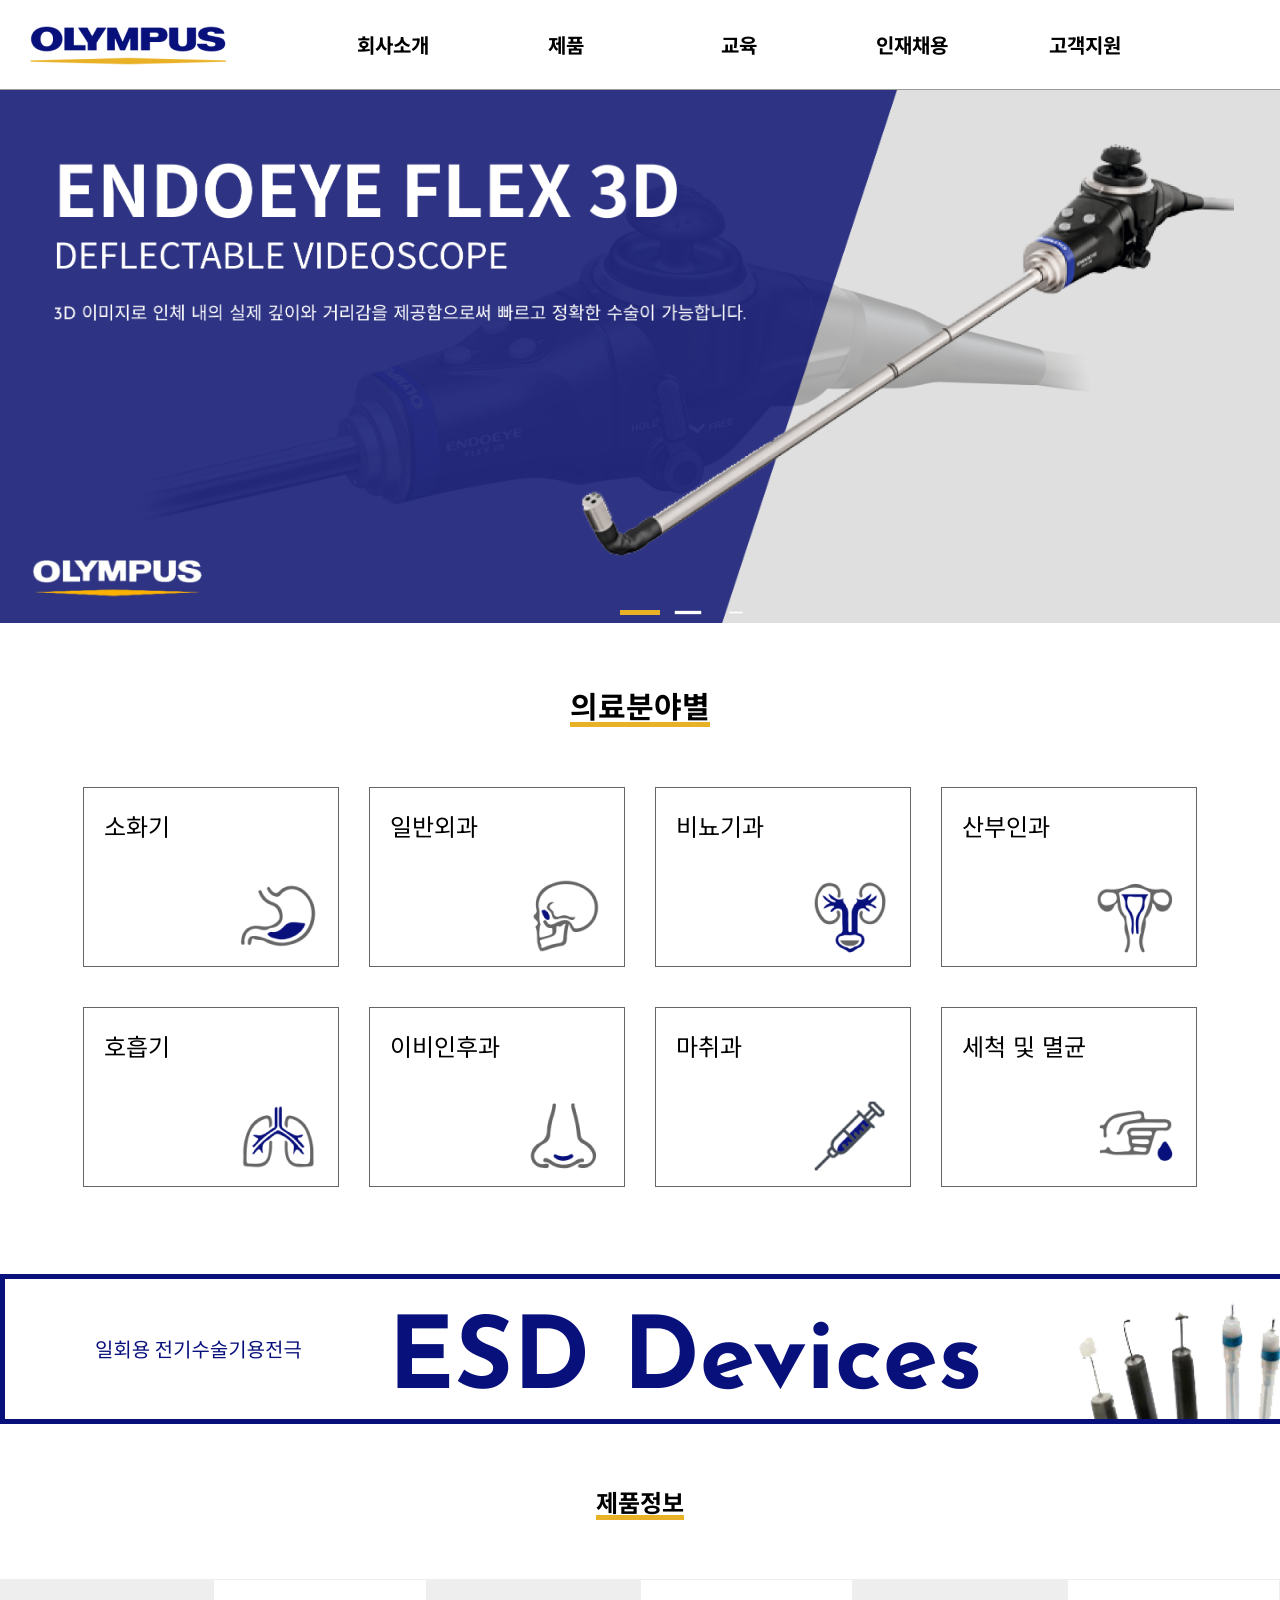
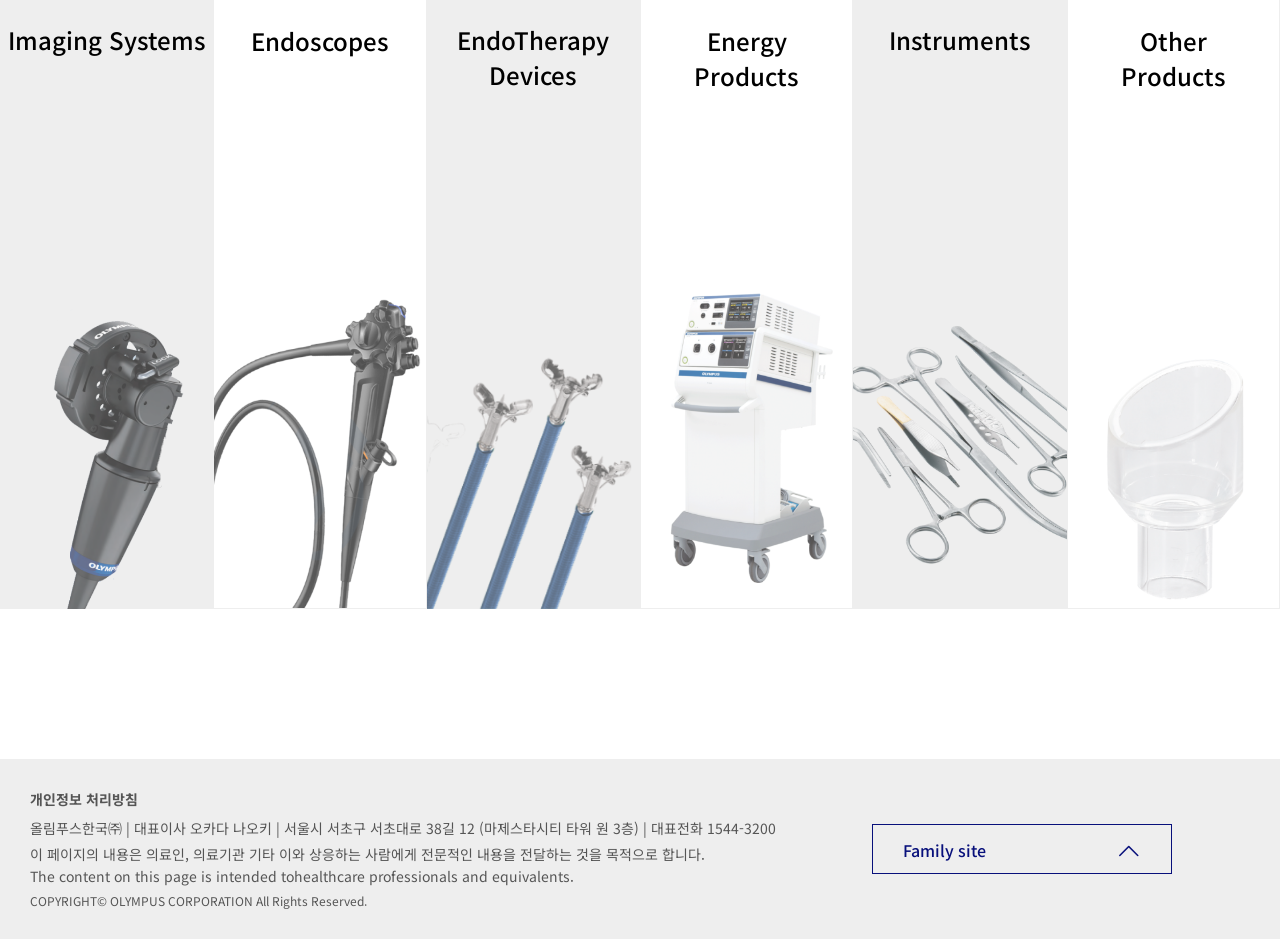
<file: index.html>
<!DOCTYPE html>
<html lang="ko">

<head>
  <meta charset="UTF-8">
  <meta http-equiv="X-UA-Compatible" content="IE=edge">
  <meta name="viewport" content="width=device-width, initial-scale=1.0">
  <title>올림푸스 홈페이지</title>
  <!-- AOS -->
  <link href="https://unpkg.com/aos@2.3.1/dist/aos.css" rel="stylesheet">
  <!-- 웹폰트 -->
  <link href="https://fonts.googleapis.com/css2?family=Noto+Sans+KR:wght@400;500&display=swap" rel="stylesheet">
  <!-- Bootstrap 아이콘 -->
  <link rel="stylesheet" href="https://cdn.jsdelivr.net/npm/bootstrap-icons@1.9.1/font/bootstrap-icons.css">
  <!-- style.css(공통) -->
  <link rel="stylesheet" href="./css/reset.css">

  <!-- Link Swiper's CSS -->
  <link rel="stylesheet" href="https://cdn.jsdelivr.net/npm/swiper/swiper-bundle.min.css" />

  <!-- mobile.css: 767px까지(모바일) -->
  <link rel="stylesheet" href="css/mobile.css" media="screen and (max-width: 767px)">
  <!-- pc.css: 768px 부터(큰화면) - Breakpoint(중단점) -->
  <link rel="stylesheet" href="css/pc.css" media="screen and (min-width: 768px)">

  <!-- 제이쿼리 -->
  <script src="https://ajax.googleapis.com/ajax/libs/jquery/3.6.0/jquery.min.js"></script>


  <!-- Swiper JS -->
  <script src="https://cdn.jsdelivr.net/npm/swiper/swiper-bundle.min.js"></script>
</head>

<body>


  <header id="main-header">
    <div class="container">
      <h1>
        <a href="index.html">
          <img src="./images/support/logo.png" alt="올림푸스 한국">
        </a>
      </h1>

      <nav id="gnb">
        <button id="close-btn">
          <i class="bi bi-x-lg"></i>
        </button>
        <p>CATEGORY</p>
        <ul class="depth1">

          <li>
            <div class="title-menu">
              <a href="#">회사소개</a><i class="bi bi-chevron-down"></i>
            </div>
            <ul class="depth2">
              <li><a href="pages/intro.html">올림푸스 한국</a></li>
              <li><a href="#">오시는 길</a></li>
            </ul>
          </li>

          <li>
            <div class="title-menu">
              <a href="#">제품</a><i class="bi bi-chevron-down"></i>
            </div>
            <ul class="depth2">
              <li><a href="#">모든 제품</a></li>
              <li><a href="pages/product.html">소화기</a></li>
              <li><a href="#">일반외과</a></li>
              <li><a href="#">비뇨기과</a></li>
              <li><a href="#">산부인과</a></li>
              <li><a href="#">호흡기</a></li>
              <li><a href="#">이비인후과</a></li>
              <li><a href="#">마취과</a></li>
              <li><a href="#">세척 및 살균</a></li>
            </ul>
          </li>

          <li>
            <div class="title-menu">
              <a href="#">교육</a><i class="bi bi-chevron-down"></i>
            </div>
            <ul class="depth2">
              <li><a href="https://www.endoatlas.net/ea/AtW01/106.aspx">EndoAtlas</a></li>
              <li><a href="https://www.olympusprofed.com/">글로벌 교육</a></li>
            </ul>
          </li>

          <li>
            <div class="title-menu">
              <a href="#">인재채용</a><i class="bi bi-chevron-down"></i>
            </div>
            <ul class="depth2">
              <li><a href="pages/post.html">인사제도</a></li>
              <li><a href="#">인재육성</a></li>
              <li><a href="#">채용공고</a></li>
            </ul>
          </li>
          <li>
            <div class="title-menu">
              <a href="#">고객지원</a><i class="bi bi-chevron-down"></i>
            </div>
            <ul class="depth2">
              <li><a href="pages/support.html">관련문의</a></li>
              <li><a href="#">견적 및 AS문의</a></li>
              <li><a href="#">브로셔 다운로드</a></li>
            </ul>
          </li>
        </ul>
      </nav>
      <button id="toggle-btn">
        <i class="bi bi-list"></i>
      </button>
    </div>
  </header>



  <section id="k-main-Banner">
    <div class="k-container">

      <!-- Swiper -->
      <div class="swiper mySwiper">
        <div class="swiper-wrapper">

          <div class="swiper-slide">
            <a href="#" class="w-main-img">
              <img src="./images/index/main-banner1.png" alt="">
            </a>
            <a href="#" class="m-main-img">
              <img src="./images/index/m-main-banner1.png" alt="">
            </a>
          </div>
          <!--1번이미지-->


          <div class="swiper-slide">
            <a href="#" class="w-main-img">
              <img src="./images/index/main-banner2.png" alt="">
            </a>
            <a href="#" class="m-main-img">
              <img src="./images/index/m-main-banner2.png" alt="">
            </a>
          </div>
          <!--2번이미지-->


          <div class="swiper-slide">
            <a href="#" class="w-main-img">
              <img src="./images/index/main-banner3.png" alt="">
            </a>
            <a href="#" class="m-main-img">
              <img src="./images/index/m-main-banner3.png" alt="">
            </a>
          </div>
          <!--3번이미지-->

        </div>




        <div class="swiper-pagination"></div>

      </div>



    </div>
  </section>



  <section id="k-field">
    <div class="k-container">
      <h1>의료분야별</h1>

      <ul class="k-list">

        <li class="k-col">
          <a href="#">
            <p>소화기</p>
            <img src="./images/index/icon1.png" alt="소화기">
          </a>
        </li>

        <li class="k-col">
          <a href="#">
            <p>일반외과</p>
            <img src="./images/index/icon2.png" alt="일반외과">
          </a>
        </li>

        <li class="k-col">
          <a href="#">
            <p>비뇨기과</p>
            <img src="./images/index/icon3.png" alt="비뇨기과">
          </a>
        </li>


        <li class="k-col">
          <a href="#">
            <p>산부인과</p>
            <img src="./images/index/icon4.png" alt="산부인과">
          </a>
        </li>

        <li class="k-col">
          <a href="#">
            <p>호흡기</p>
            <img src="./images/index/icon5.png" alt="호흡기">
          </a>
        </li>

        <li class="k-col">
          <a href="#">
            <p>이비인후과</p>
            <img src="./images/index/icon6.png" alt="이비인후과">
          </a>
        </li>

        <li class="k-col">
          <a href="#">
            <p>마취과</p>
            <img src="./images/index/icon7.png" alt="마취과">
          </a>
        </li>

        <li class="k-col">
          <a href="#">
            <p>세척 및 멸균</p>
            <img src="./images/index/icon8.png" alt="세척 및 멸균">
          </a>
        </li>

      </ul>
    </div>

  </section>

  <section id="k-new-banner">

    <div class="k-container">

      <div class="k-slider2">


        <div class="k-sliders2" id="k-m-slider2">

          <!-- 웹용 배너 -->
          <div class="k-bg">
            <a href="pages/product.html">
              <img src="./images/index/newproduct-banner1.png" alt="EZ Shot Plus">
            </a>
          </div>

          <div class="k-bg k-w-img">
            <a href="pages/product.html">
              <img src="./images/index/newproduct-banner2.png" alt="ESD Devices">
            </a>
          </div>


          <div class="k-bg k-w-img">
            <a href="pages/product.html">
              <img src="./images/index/newproduct-banner3.png" alt="CF-H170">
            </a>
          </div>

          <!--웹배너 이미지-->


          <!-- 모바일용 배너 -->
          <div class="k-m-new">
            <div class="k-m-bg">
              <img src="./images/index/m-newproduct-banner1.png" alt="EZ Shot Plus">
            </div>

            <div class="k-m-bg">
              <img src="./images/index/m-newproduct-banner2.png" alt="ESD Devices">
            </div>

            <div class="k-m-bg">
              <img src="./images/index/m-newproduct-banner3.png" alt="CF-H170">
            </div>
          </div>
          <!--모바일배너 이미지-->

        </div>
        <!--sliders-->

      </div>
      <!--slider-->

    </div>
    <!--container-->


  </section>

  <section id="k-product">

    <div class="k-container">
      <h1>제품정보</h1>

      <ul>

        <li class="k-col2">
          <a href="#">
            Imaging Systems
          </a>
        </li>

        <li class="k-col2">
          <a href="#">
            Endoscopes
          </a>
        </li>

        <li class="k-col2">
          <a href="#">
            EndoTherapy <br>
            Devices
          </a>
        </li>

        <li class="k-col2">
          <a href="#">
            Energy <br>
            Products
          </a>
        </li>

        <li class="k-col2">
          <a href="#">
            Instruments
          </a>
        </li>

        <li class="k-col2">
          <a href="#">
            Other<br>
            Products

          </a>
        </li>

      </ul>



    </div>

  </section>

  <footer class="container">
    <div class="footer-info">
      <p>개인정보 처리방침</p>
      <p>
        올림푸스한국㈜ | 대표이사 오카다 나오키 | <br />서울시 서초구 서초대로
        38길 12 (마제스타시티 타워 원 3층) | <br />대표전화 1544-3200
      </p>
      <p>
        이 페이지의 내용은 의료인, 의료기관 기타 이와 상응하는 <br />사람에게
        전문적인 내용을 전달하는 것을 목적으로 합니다.
      </p>
      <p>
        The content on this page is intended to<br />healthcare professionals
        and equivalents.
      </p>
      <p class="copy">COPYRIGHT© OLYMPUS CORPORATION All Rights Reserved.</p>
    </div>
    <div class="family-site">
      <div class="family-site-">
        <p>Family site</p>
        <button id="family-site-btn">
          <i class="bi bi-chevron-up"></i>
        </button>
      </div>
      <div class="family-site-nav">
        <ul>
          <li>
            <a href="https://www.olympus-global.com/" target="_blank">올림푸스 글로벌</a>
          </li>
          <li>
            <a href="https://www.olympus.co.kr/" target="_blank">올림푸스 한국</a>
          </li>
          <li>
            <a href="https://olympusmedical.co.kr/" target="_blank">올림푸스 의료사업</a>
          </li>
          <li>
            <a href="https://www.olympus-scope.co.kr/" target="_blank">올림푸스 사이언스 솔루션</a>
          </li>
        </ul>
      </div>
    </div>
  </footer>


  <!-- 내 자바스크립트 -->
  <script src="./js/main.js"></script>

</body>

</html>
</file>
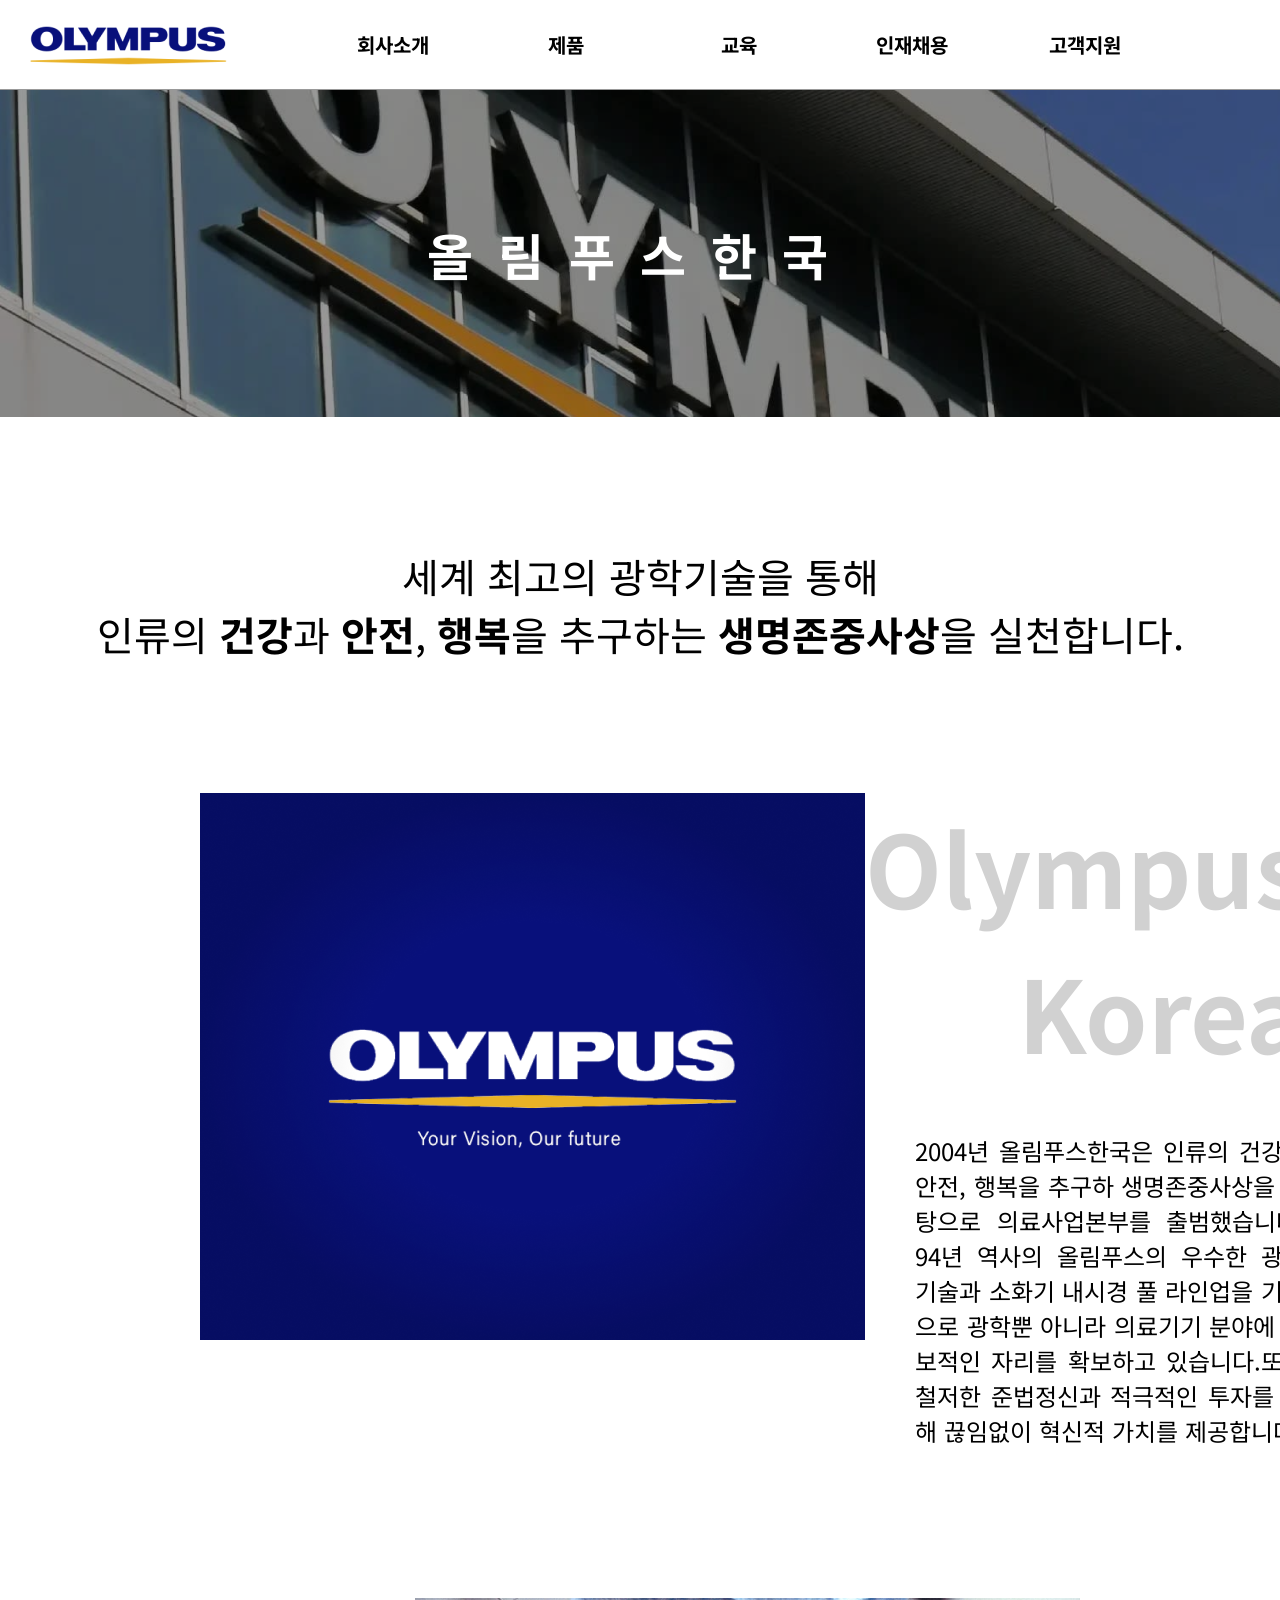
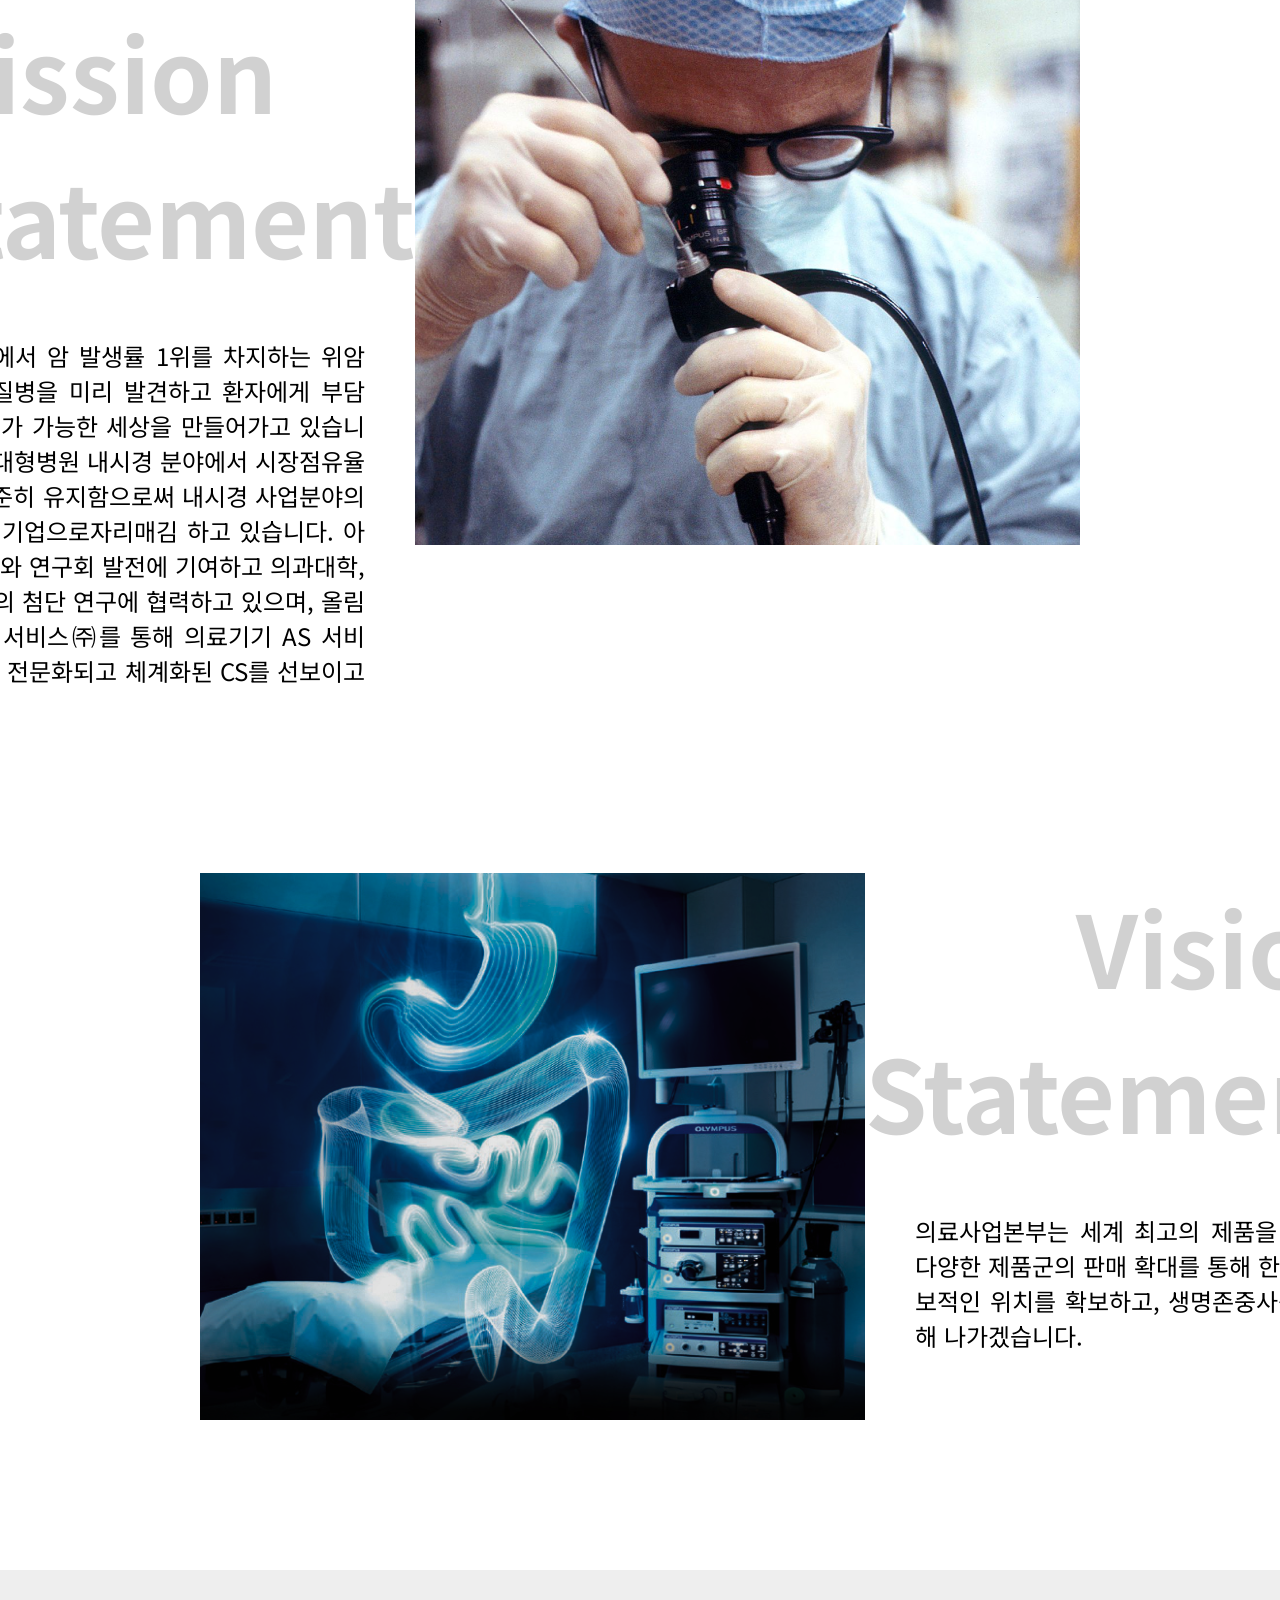
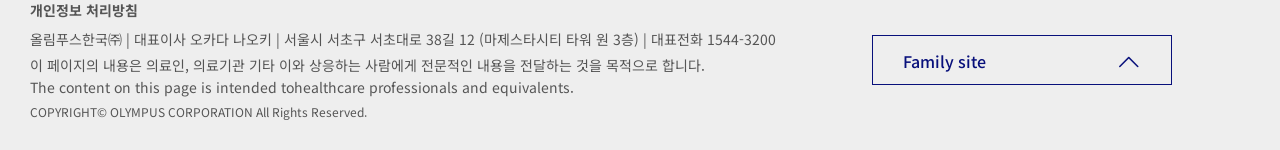
<file: pages/intro.html>
<!DOCTYPE html>
<html lang="ko">

<head>
  <meta charset="UTF-8" />
  <meta http-equiv="X-UA-Compatible" content="IE=edge" />
  <meta name="viewport" content="width=device-width, initial-scale=1.0" />
  <title>Olympus Korea</title>
  <!-- AOS -->
  <link href="https://unpkg.com/aos@2.3.1/dist/aos.css" rel="stylesheet" />
  <!-- 웹폰트 -->
  <link href="https://fonts.googleapis.com/css2?family=Noto+Sans+KR:wght@400;500&display=swap" rel="stylesheet" />
  <!-- Bootstrap 아이콘 -->
  <link rel="stylesheet" href="https://cdn.jsdelivr.net/npm/bootstrap-icons@1.9.1/font/bootstrap-icons.css" />
  <!-- style.css(공통) -->
  <link rel="stylesheet" href="../css/reset.css" />
  <!-- mobile.css: 767px까지(모바일) -->
  <link rel="stylesheet" href="../css/mobile.css" media="screen and (max-width: 767px)" />
  <!-- pc.css: 768px 부터(큰화면) - Breakpoint(중단점) -->
  <link rel="stylesheet" href="../css/pc.css" media="screen and (min-width: 768px)" />
  <!-- 제이쿼리 -->
  <script src="https://ajax.googleapis.com/ajax/libs/jquery/3.6.0/jquery.min.js"></script>
  <!-- AOS -->
  <script src="https://unpkg.com/aos@2.3.1/dist/aos.js"></script>
  <!-- 내 자바스크립트 -->
  <script src="../js/main.js"></script>
</head>

<body>
  <header id="main-header">
    <div class="container">
      <h1>
        <a href="../index.html">
          <img src="../images/support/logo.png" alt="올림푸스 한국" />
        </a>
      </h1>
      <nav id="gnb">
        <ul class="depth1">
          <button id="close-btn">
            <i class="bi bi-x-lg"></i>
          </button>
          <li>
            <p>CATEGORY</p>
          </li>
          <li>
            <div class="title-menu">
              <a href="#">회사소개</a><i class="bi bi-chevron-down"></i>
            </div>
            <ul class="depth2">
              <li><a href="../pages/intro.html">올림푸스 한국</a></li>
              <li><a href="#">오시는 길</a></li>
            </ul>
          </li>

          <li>
            <div class="title-menu">
              <a href="#">제품</a><i class="bi bi-chevron-down"></i>
            </div>
            <ul class="depth2">
              <li><a href="#">모든 제품</a></li>
              <li><a href="../pages/product.html">소화기</a></li>
              <li><a href="#">일반외과</a></li>
              <li><a href="#">비뇨기과</a></li>
              <li><a href="#">산부인과</a></li>
              <li><a href="#">호흡기</a></li>
              <li><a href="#">이비인후과</a></li>
              <li><a href="#">마취과</a></li>
              <li><a href="#">세척 및 살균</a></li>
            </ul>
          </li>

          <li>
            <div class="title-menu">
              <a href="#">교육</a><i class="bi bi-chevron-down"></i>
            </div>
            <ul class="depth2">
              <li><a href="#">EndoAtlas</a></li>
              <li><a href="#">글로벌 교육</a></li>
            </ul>
          </li>
          <li>
            <div class="title-menu">
              <a href="#">인재채용</a><i class="bi bi-chevron-down"></i>
            </div>
            <ul class="depth2">
              <li><a href="../pages/post.html">인사제도</a></li>
              <li><a href="#">인재육성</a></li>
              <li><a href="#">채용공고</a></li>
            </ul>
          </li>
          <li>
            <div class="title-menu">
              <a href="#">고객지원</a><i class="bi bi-chevron-down"></i>
            </div>
            <ul class="depth2">
              <li><a href="../pages/support.html">관련문의</a></li>
              <li><a href="#">견적 및 AS문의</a></li>
              <li><a href="#">브로셔 다운로드</a></li>
            </ul>
          </li>
        </ul>
      </nav>
      <button id="toggle-btn">
        <i class="bi bi-list"></i>
      </button>
    </div>
  </header>

  <div class="b-main">
    <section id="b_main-visual">
      <div class="b-title">
        <h2>올림푸스한국</h2>
      </div>
    </section>
    <p class="b">
      세계 최고의 광학기술을 통해<br>
      인류의 <span>건강</span>과 <span>안전</span>, <span>행복</span>을 추구하는 <span>생명존중사상</span>을 실천합니다.
    </p>

    <section id="b_intro">
      <div class="b_col">
        <img src="../images/intro/col1.png" alt="OlympusKorea">
        <div class="text">
          <h4>
            Olympus<br>Korea
          </h4>
          <p>
            2004년 올림푸스한국은 인류의 건강과 안전, 행복을 추구하
            생명존중사상을 바탕으로 의료사업본부를 출범했습니다. 94년 역사의
            올림푸스의 우수한 광학 기술과 소화기 내시경 풀 라인업을 기반으로
            광학뿐 아니라 의료기기 분야에 독보적인 자리를 확보하고
            있습니다.또한 철저한 준법정신과 적극적인 투자를 통해 끊임없이
            혁신적 가치를 제공합니다.
          </p>
        </div>
      </div>
      <div class="b_col">
        <img src="../images/intro/col2.png" alt="MissionStatement">
        <div class="text">
          <h4>
            Mission<br>Statement
          </h4>
          <p>
            대한민국에서 암 발생률 1위를 차지하는 위암과 같은 질병을 미리
            발견하고 환자에게 부담 없는 치료가 가능한 세상을 만들어가고
            있습니다. 국내 대형병원 내시경 분야에서 시장점유율 1위를 꾸준히
            유지함으로써 내시경 사업분야의 독보적인 기업으로자리매김 하고
            있습니다. 아울러 학회와 연구회 발전에 기여하고 의과대학,
            의료센터의 첨단 연구에 협력하고 있으며, 올림푸스한국 서비스㈜를
            통해 의료기기 AS 서비스는 물론 전문화되고 체계화된 CS를 선보이고
            있습니다.
          </p>
        </div>
      </div>
      <div class="b_col">
        <img src="../images/intro/col3.png" alt="Vision
            Statement">
        <div class="text">
          <h4>
            Vision<br>Statement
          </h4>
          <p>
            의료사업본부는 세계 최고의 제품을 바탕으로 다양한 제품군의 판매
            확대를 통해 한국에서 독보적인 위치를 확보하고, 생명존중사상을
            실천해 나가겠습니다.
          </p>
        </div>
      </div>
    </section>
  </div>

  <footer class="container">
    <div class="footer-info">
      <p>개인정보 처리방침</p>
      <p>
        올림푸스한국㈜ | 대표이사 오카다 나오키 | <br />서울시 서초구 서초대로
        38길 12 (마제스타시티 타워 원 3층) | <br />대표전화 1544-3200
      </p>
      <p>
        이 페이지의 내용은 의료인, 의료기관 기타 이와 상응하는 <br />사람에게
        전문적인 내용을 전달하는 것을 목적으로 합니다.
      </p>
      <p>
        The content on this page is intended to<br />healthcare professionals
        and equivalents.
      </p>
      <p class="copy">COPYRIGHT© OLYMPUS CORPORATION All Rights Reserved.</p>
    </div>
    <div class="family-site">
      <div class="family-site-">
        <p>Family site</p>
        <button id="family-site-btn">
          <i class="bi bi-chevron-up"></i>
        </button>
      </div>
      <div class="family-site-nav">
        <ul>
          <li>
            <a href="https://www.olympus-global.com/" target="_blank">올림푸스 글로벌</a>
          </li>
          <li>
            <a href="https://www.olympus.co.kr/" target="_blank">올림푸스 한국</a>
          </li>
          <li>
            <a href="https://olympusmedical.co.kr/" target="_blank">올림푸스 의료사업</a>
          </li>
          <li>
            <a href="https://www.olympus-scope.co.kr/" target="_blank">올림푸스 사이언스 솔루션</a>
          </li>
        </ul>
      </div>
    </div>
  </footer>
</body>

</html>
</file>
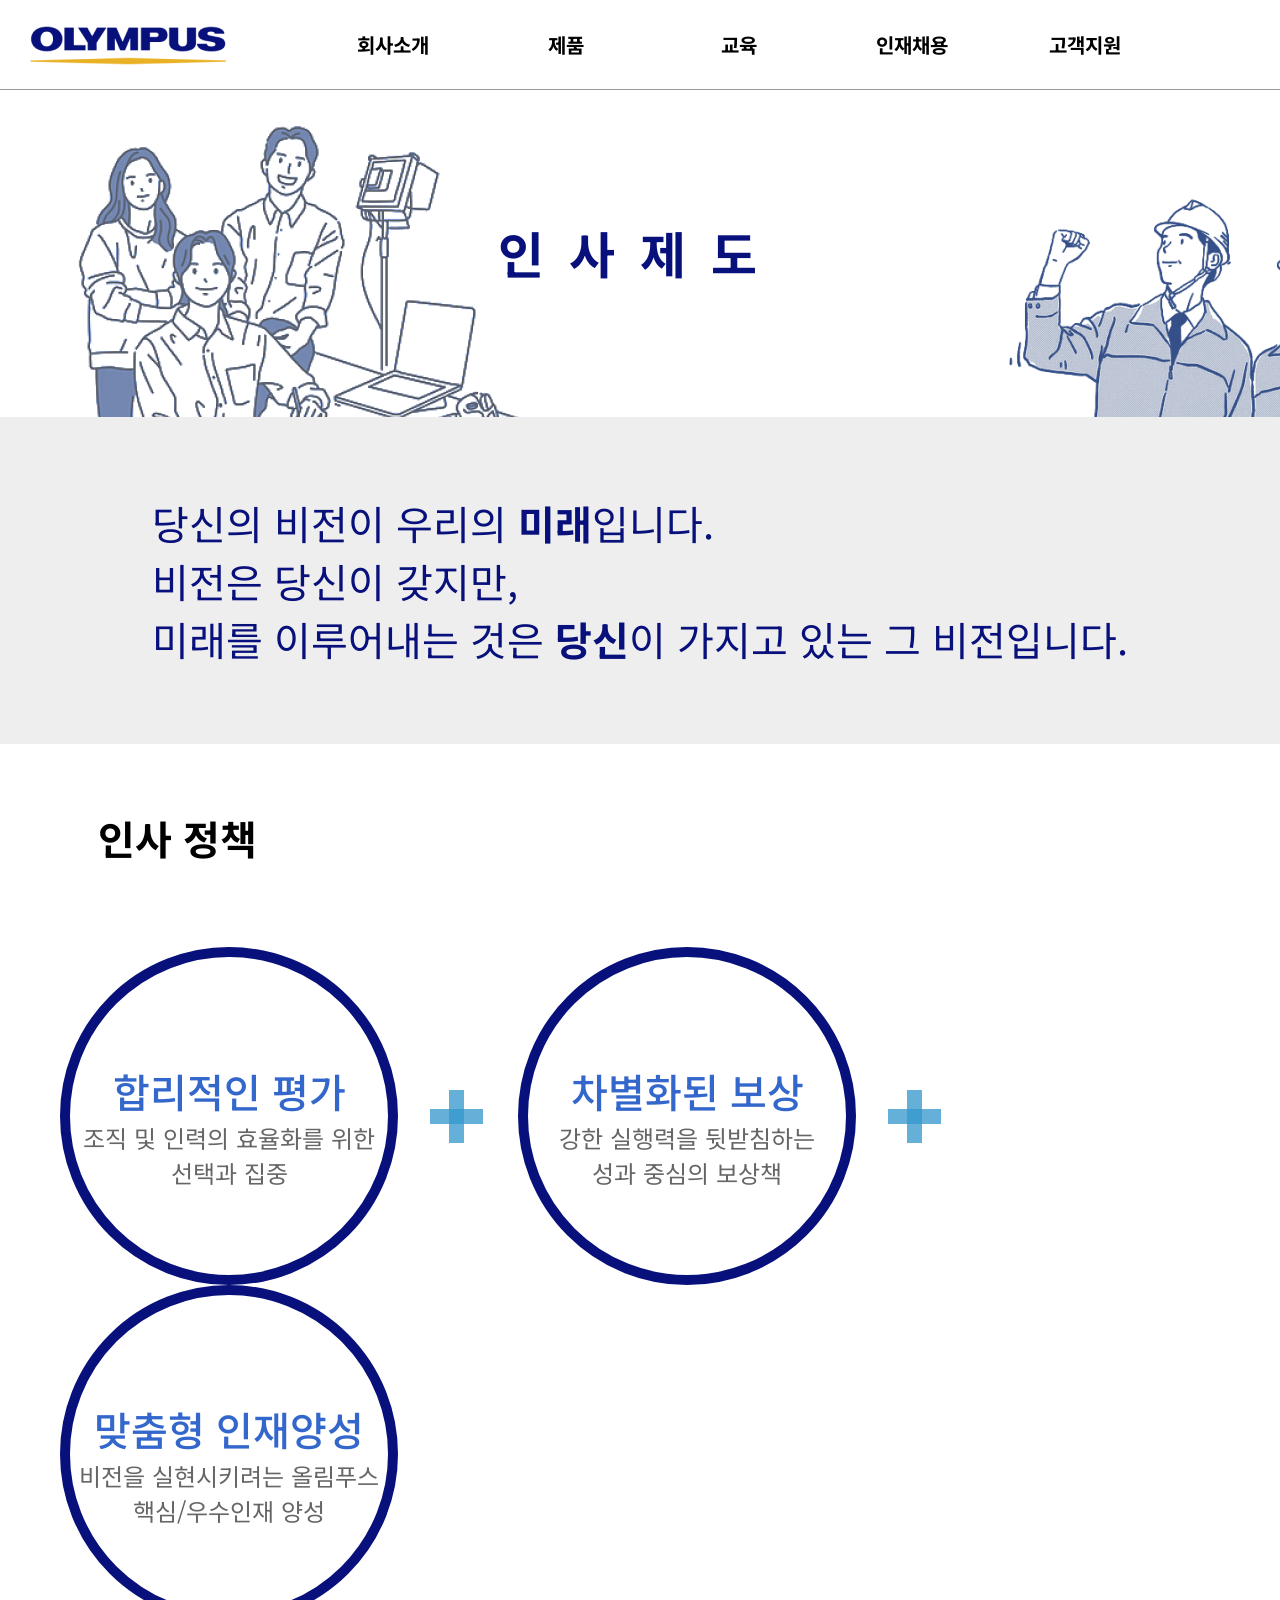
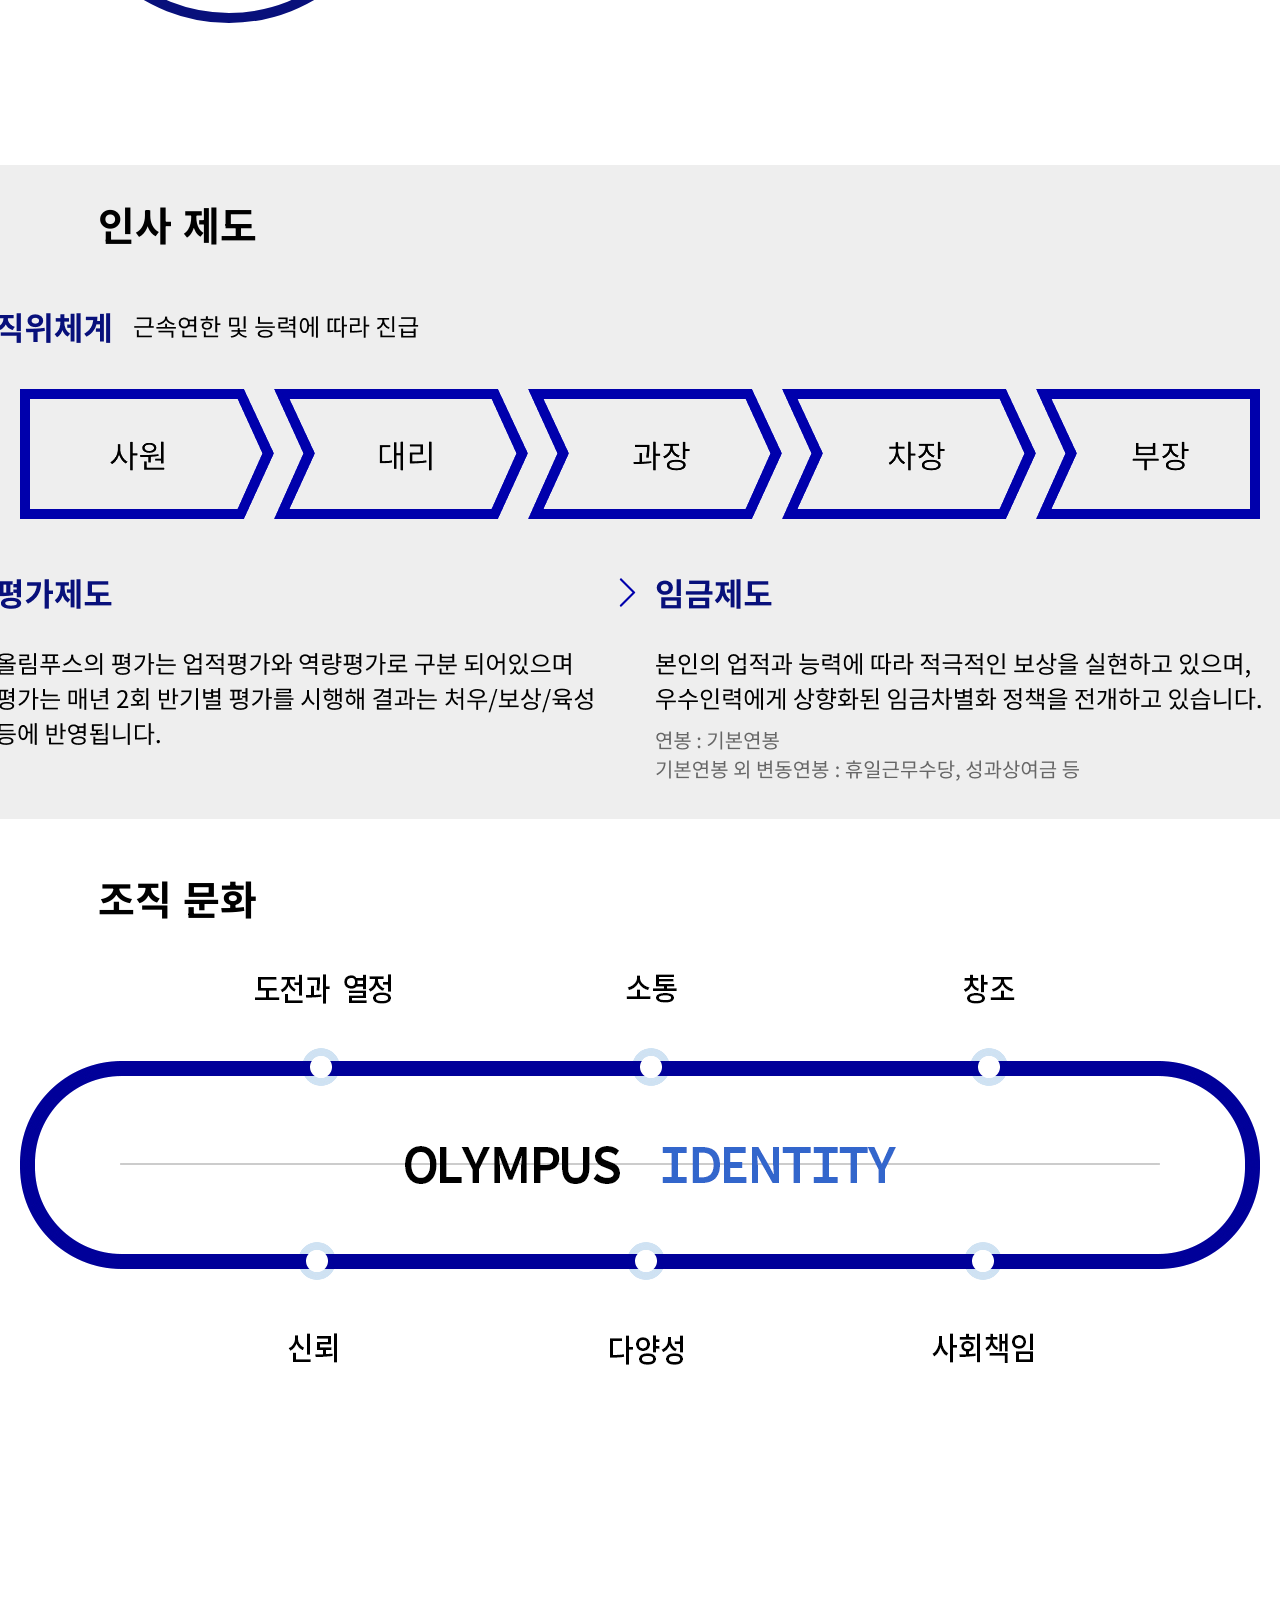
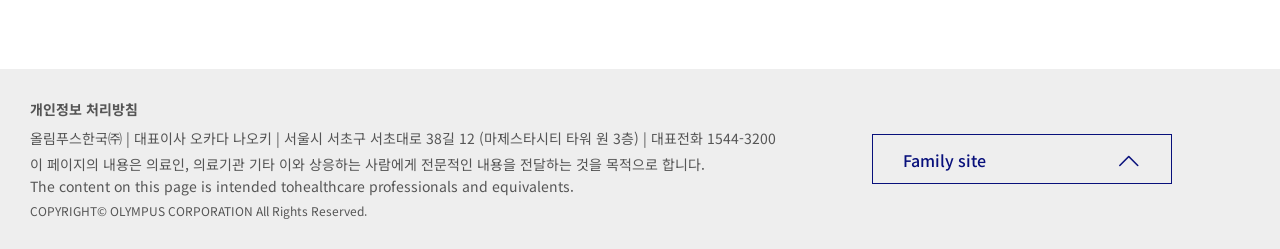
<file: pages/post.html>
<!DOCTYPE html>
<html lang="ko">
<head>
  <meta charset="UTF-8">
  <meta http-equiv="X-UA-Compatible" content="IE=edge">
  <meta name="viewport" content="width=device-width, initial-scale=1.0">
  <title>post</title>
 <!-- 웹폰트 -->
 <link
 href="https://fonts.googleapis.com/css2?family=Josefin+Sans:wght@500&family=Noto+Sans+KR:wght@400;500;700&display=swap"
 rel="stylesheet">
<!-- Bootstrap 아이콘 -->
<link rel="stylesheet" href="https://cdn.jsdelivr.net/npm/bootstrap-icons@1.9.1/font/bootstrap-icons.css">
<!-- style.css(공통) -->
<link rel="stylesheet" href="../css/reset.css">
<!-- mobile.css: 767px까지(모바일) -->
<link rel="stylesheet" href="../css/mobile.css" media="screen and (max-width: 767px)">
<!-- pc.css: 768px부터(큰화면) - Breakpoint(중단점)-->
<link rel="stylesheet" href="../css/pc.css" media="screen and (min-width: 768px)">
<!-- 제이쿼리 -->
<script src="https://ajax.googleapis.com/ajax/libs/jquery/3.6.0/jquery.min.js"></script>
<!-- 자바스크립트 -->
<script src="../js/main.js"></script>
</head>
<body>
  <header id="main-header">
    <div class="container">
        <h1>
            <a href="../index.html">
                <img src="../images/support/logo.png" alt="올림푸스 한국">
            </a>
        </h1>
        <nav id="gnb">
            <ul class="depth1">
                <button id="close-btn">
                    <i class="bi bi-x-lg"></i>
                </button>
                <li><p>CATEGORY</p></li>
                <li>
                    <div class="title-menu">
                        <a href="#">회사소개</a><i class="bi bi-chevron-down"></i>
                    </div>
                    <ul class="depth2">
                        <li><a href="../pages/intro.html">올림푸스 한국</a></li>
                        <li><a href="#">오시는 길</a></li>
                    </ul>
                </li>

                <li>
                    <div class="title-menu">
                        <a href="#">제품</a><i class="bi bi-chevron-down"></i>
                    </div>
                    <ul class="depth2">
                        <li><a href="#">모든 제품</a></li>
                        <li><a href="../pages/product.html">소화기</a></li>
                        <li><a href="#">일반외과</a></li>
                        <li><a href="#">비뇨기과</a></li>
                        <li><a href="#">산부인과</a></li>
                        <li><a href="#">호흡기</a></li>
                        <li><a href="#">이비인후과</a></li>
                        <li><a href="#">마취과</a></li>
                        <li><a href="#">세척 및 살균</a></li>
                    </ul>
                </li>

                <li>
                    <div class="title-menu">
                        <a href="#">교육</a><i class="bi bi-chevron-down"></i>
                    </div>
                    <ul class="depth2">
                        <li><a href="#">EndoAtlas</a></li>
                        <li><a href="#">글로벌 교육</a></li>
                    </ul>
                </li>
                <li>
                    <div class="title-menu">
                        <a href="#">인재채용</a><i class="bi bi-chevron-down"></i>
                    </div>
                    <ul class="depth2">
                        <li><a href="../pages/post.html">인사제도</a></li>
                        <li><a href="#">인재육성</a></li>
                        <li><a href="#">채용공고</a></li>
                    </ul>
                </li>
                <li>
                    <div class="title-menu">
                        <a href="#">고객지원</a><i class="bi bi-chevron-down"></i>
                    </div>
                    <ul class="depth2">
                        <li><a href="../pages/support.html">관련문의</a></li>
                        <li><a href="#">견적 및 AS문의</a></li>
                        <li><a href="#">브로셔 다운로드</a></li>
                    </ul>
                </li>
            </ul>
        </nav>
        <button id="toggle-btn">
            <i class="bi bi-list"></i>
        </button>
    </div>
</header>

  <!-- 메인 비주얼 -->
    <section id="s-main-visual">
      <div class="s-container">
        <a href="#"><h2>인사제도</h2></a>
      </div>
    </section>

    <section id="s-intro">
      <div class="s-container">
        <p>당신의 비전이 우리의 <strong>미래</strong>입니다.<br>비전은 당신이 갖지만,<br>미래를 이루어내는 것은 
  <strong>당신</strong>이 가지고 있는 그 비전입니다.</p>
        </div>
    </section>

    <h4>인사 정책</h4>
    <section id="s-policy">
      <div class="s-container">
        <div class="s-col">
          <h3>합리적인 평가</h3>
          <p>조직 및 인력의 효율화를 위한 선택과 집중</p>
          <img src="../images/post/plus.png" alt="">
        </div>
        <div class="s-col">
          <h3>차별화된 보상</h3>
          <p>강한 실행력을 뒷받침하는<br>성과 중심의 보상책</p>
          <img src="../images/post/plus.png" alt="">
        </div>
        <div class="s-col">
          <h3>맞춤형 인재양성</h3>
          <p>비전을 실현시키려는 
            올림푸스<br>핵심/우수인재 양성</p>
        </div>
        </div>
    </section>

    <h4 id="s-h4">인사 제도</h4>
    <section id="s-system">
      <div class="s-container"> 
      </div>
    </section>

    <h4 id="s-h42">조직 문화</h4>
    <section id="s-identity">
      <div class="s-container">
      </div>
    </section>

    <footer class="container">
      <div class="footer-info">
          <p>개인정보 처리방침</p>
          <p>올림푸스한국㈜ | 대표이사 오카다 나오키 | <br>서울시 서초구 서초대로 38길 12 (마제스타시티 타워 원 3층) | <br>대표전화 1544-3200</p>
          <p>이 페이지의 내용은 의료인, 의료기관 기타 이와 상응하는 <br>사람에게 전문적인 내용을 전달하는 것을 목적으로 합니다.</p>
          <p>The content on this page is intended to<br>healthcare professionals and equivalents.</p>
          <p class="copy">COPYRIGHT© OLYMPUS CORPORATION All Rights Reserved.</p>
      </div>
      <div class="family-site">
          <div class="family-site-">
              <p>Family site</p>
              <button id="family-site-btn">
                  <i class="bi bi-chevron-up"></i>
              </button>
          </div>
          <div class="family-site-nav">
              <ul>
                  <li><a href="https://www.olympus-global.com/" target='_blank'>올림푸스 글로벌</a></li>
                  <li><a href="https://www.olympus.co.kr/" target='_blank'>올림푸스 한국</a></li>
                  <li><a href="https://olympusmedical.co.kr/" target='_blank'>올림푸스 의료사업</a></li>
                  <li><a href="https://www.olympus-scope.co.kr/" target='_blank'>올림푸스 사이언스 솔루션</a></li>
              </ul>
          </div>
      </div>
  </footer>
</body>
</html>
</file>
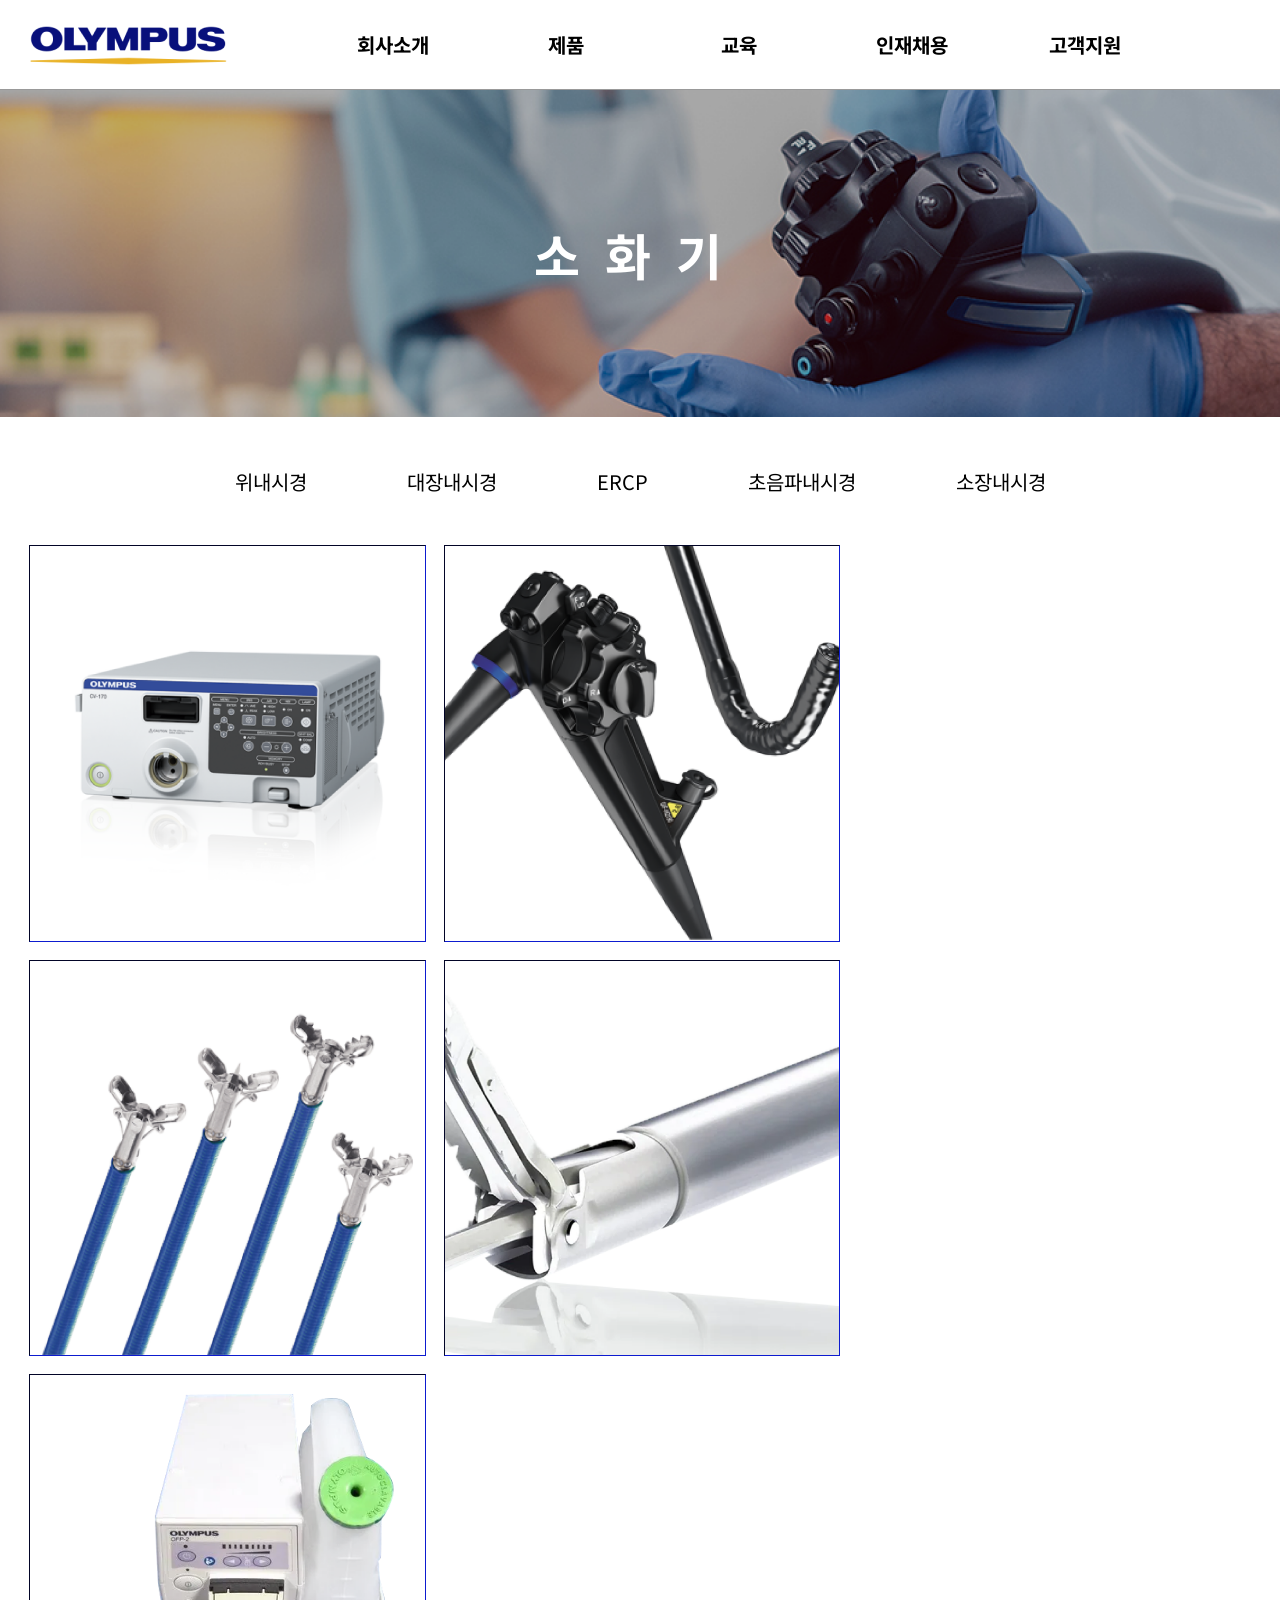
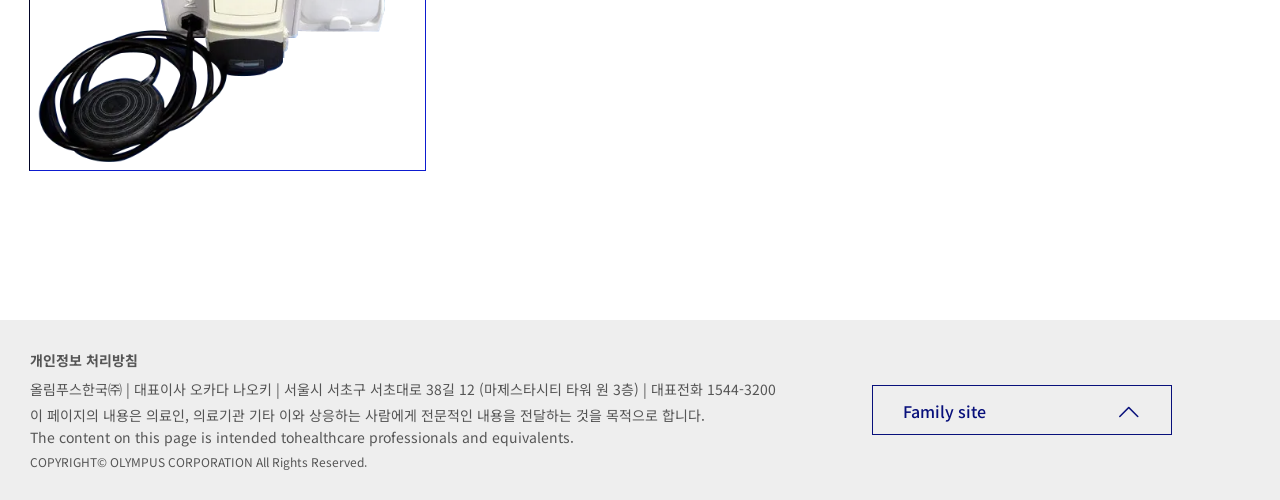
<file: pages/product.html>
<!DOCTYPE html>
<html lang="ko">
  <head>
    <meta charset="UTF-8" />
    <meta http-equiv="X-UA-Compatible" content="IE=edge" />
    <meta name="viewport" content="width=device-width, initial-scale=1.0" />
    <title>제품-위내시경</title>
    <link rel="stylesheet" href="../css/reset.css" />
   
    <!-- Bootstrap 아이콘 -->
    <link
      rel="stylesheet"
      href="https://cdn.jsdelivr.net/npm/bootstrap-icons@1.9.1/font/bootstrap-icons.css"
    />
    <!-- mobile.css 767px까지(모바일)-->
    <link
      rel="stylesheet"
      href="../css/mobile.css"
      media="screen and (max-width: 767px)"
    />
    <!-- pc.css  768px부터 (큰화면) -->
    <link
      rel="stylesheet"
      href="../css/pc.css"
      media="screen and (min-width: 768px)"
    />
    <!-- 제이쿼리 -->
    <script src="https://ajax.googleapis.com/ajax/libs/jquery/3.6.0/jquery.min.js"></script>
    <!-- 자바스크립트 -->
    <script src="../js/main.js"></script>
  </head>
  <body>
    <header id="main-header">
      <div class="container">
        <h1>
          <a href="../index.html">
            <img src="../images/support/logo.png" alt="올림푸스 한국" />
          </a>
        </h1>
        <nav id="gnb">
          <ul class="depth1">
            <button id="close-btn">
              <i class="bi bi-x-lg"></i>
            </button>
            <li><p>CATEGORY</p></li>
            <li>
              <div class="title-menu">
                <a href="#">회사소개</a><i class="bi bi-chevron-down"></i>
              </div>
              <ul class="depth2">
                <li><a href="../pages/intro.html">올림푸스 한국</a></li>
                <li><a href="#">오시는 길</a></li>
              </ul>
            </li>

            <li>
              <div class="title-menu">
                <a href="#">제품</a><i class="bi bi-chevron-down"></i>
              </div>
              <ul class="depth2">
                <li><a href="#">모든 제품</a></li>
                <li><a href="../pages/product.html">소화기</a></li>
                <li><a href="#">일반외과</a></li>
                <li><a href="#">비뇨기과</a></li>
                <li><a href="#">산부인과</a></li>
                <li><a href="#">호흡기</a></li>
                <li><a href="#">이비인후과</a></li>
                <li><a href="#">마취과</a></li>
                <li><a href="#">세척 및 살균</a></li>
              </ul>
            </li>

            <li>
              <div class="title-menu">
                <a href="#">교육</a><i class="bi bi-chevron-down"></i>
              </div>
              <ul class="depth2">
                <li>
                  <a href="https://www.endoatlas.net/ea/AtW01/106.aspx"
                    >EndoAtlas</a
                  >
                </li>
                <li>
                  <a href="https://www.olympusprofed.com/">글로벌 교육</a>
                </li>
              </ul>
            </li>
            <li>
              <div class="title-menu">
                <a href="#">인재채용</a><i class="bi bi-chevron-down"></i>
              </div>
              <ul class="depth2">
                <li><a href="../pages/post.html">인사제도</a></li>
                <li><a href="#">인재육성</a></li>
                <li><a href="#">채용공고</a></li>
              </ul>
            </li>
            <li>
              <div class="title-menu">
                <a href="#">고객지원</a><i class="bi bi-chevron-down"></i>
              </div>
              <ul class="depth2">
                <li><a href="../pages/support.html">관련문의</a></li>
                <li><a href="#">견적 및 AS문의</a></li>
                <li><a href="#">브로셔 다운로드</a></li>
              </ul>
            </li>
          </ul>
        </nav>
        <button id="toggle-btn">
          <i class="bi bi-list"></i>
        </button>
      </div>
    </header>
    <main id="h-main">
      <div class="product-main">
        <img src="../images/product/product-main2.png" alt="제품 메인비주얼" />
        <h1>소화기</h1>
      </div>
      <nav class="h-category">
        <ul>
          <li><a href="#">위내시경</a></li>
          <li><a href="#">대장내시경</a></li>
          <li><a href="#">ERCP</a></li>
          <li><a href="#">초음파내시경</a></li>
          <li><a href="#">소장내시경</a></li>
        </ul>
      </nav>

      <div id="h-container">
        <div class="h-col">
          <a href="#">
            <img src="../images/product/img-systems2.png" alt="이미지시스템" />
            <div class="h-products-title">
              <h2>IMAGING<br />SYSTEMS</h2>
              <p>의료 영상 처리 장치</p>
            </div>
          </a>
        </div>
        <!--col-->
        <div class="h-col">
          <a href="#">
            <img src="../images/product/endoscopes.png" alt="이미지시스템" />
            <div class="h-products-title">
              <h2>ENDOSCOPES</h2>
              <p>내시경 카메라</p>
            </div>
          </a>
        </div>
        <!--col-->
        <div class="h-col">
          <a href="#">
            <img
              src="../images/product/endotherapydevices.png"
              alt="이미지시스템"
            />
            <div class="h-products-title">
              <h2>ENDOTHERAPY<br />DEVICES</h2>
              <p>의료용 기구</p>
            </div>
          </a>
        </div>
        <!--col-->
        <div class="h-col">
          <a href="#">
            <img src="../images/product/energyproducts.png" alt="이미지시스템" />
            <div class="h-products-title">
              <h2>ENERGY<br />PRODUCTS</h2>
              <p>고주파 수술기</p>
            </div>
          </a>
        </div>
        <!--col-->
        <div class="h-col">
          <a href="#">
            <img src="../images/product/other-product.png" alt="이미지시스템" />
            <div class="h-products-title">
              <h2>OTHER<br />PRODUCTS</h2>
              <p>이외 상품</p>
            </div>
          </a>
        </div>
        <!--col-->
      </div>
      <!--h-container-->
    </main>
    <footer class="container">
      <div class="footer-info">
        <p>개인정보 처리방침</p>
        <p>
          올림푸스한국㈜ | 대표이사 오카다 나오키 | <br />서울시 서초구 서초대로
          38길 12 (마제스타시티 타워 원 3층) | <br />대표전화 1544-3200
        </p>
        <p>
          이 페이지의 내용은 의료인, 의료기관 기타 이와 상응하는 <br />사람에게
          전문적인 내용을 전달하는 것을 목적으로 합니다.
        </p>
        <p>
          The content on this page is intended to<br />healthcare professionals
          and equivalents.
        </p>
        <p class="copy">COPYRIGHT© OLYMPUS CORPORATION All Rights Reserved.</p>
      </div>
      <div class="family-site">
        <div class="family-site-">
          <p>Family site</p>
          <button id="family-site-btn">
            <i class="bi bi-chevron-up"></i>
          </button>
        </div>
        <div class="family-site-nav">
          <ul>
            <li>
              <a href="https://www.olympus-global.com/" target="_blank"
                >올림푸스 글로벌</a
              >
            </li>
            <li>
              <a href="https://www.olympus.co.kr/" target="_blank"
                >올림푸스 한국</a
              >
            </li>
            <li>
              <a href="https://olympusmedical.co.kr/" target="_blank"
                >올림푸스 의료사업</a
              >
            </li>
            <li>
              <a href="https://www.olympus-scope.co.kr/" target="_blank"
                >올림푸스 사이언스 솔루션</a
              >
            </li>
          </ul>
        </div>
      </div>
    </footer>
  </body>
</html>
</file>
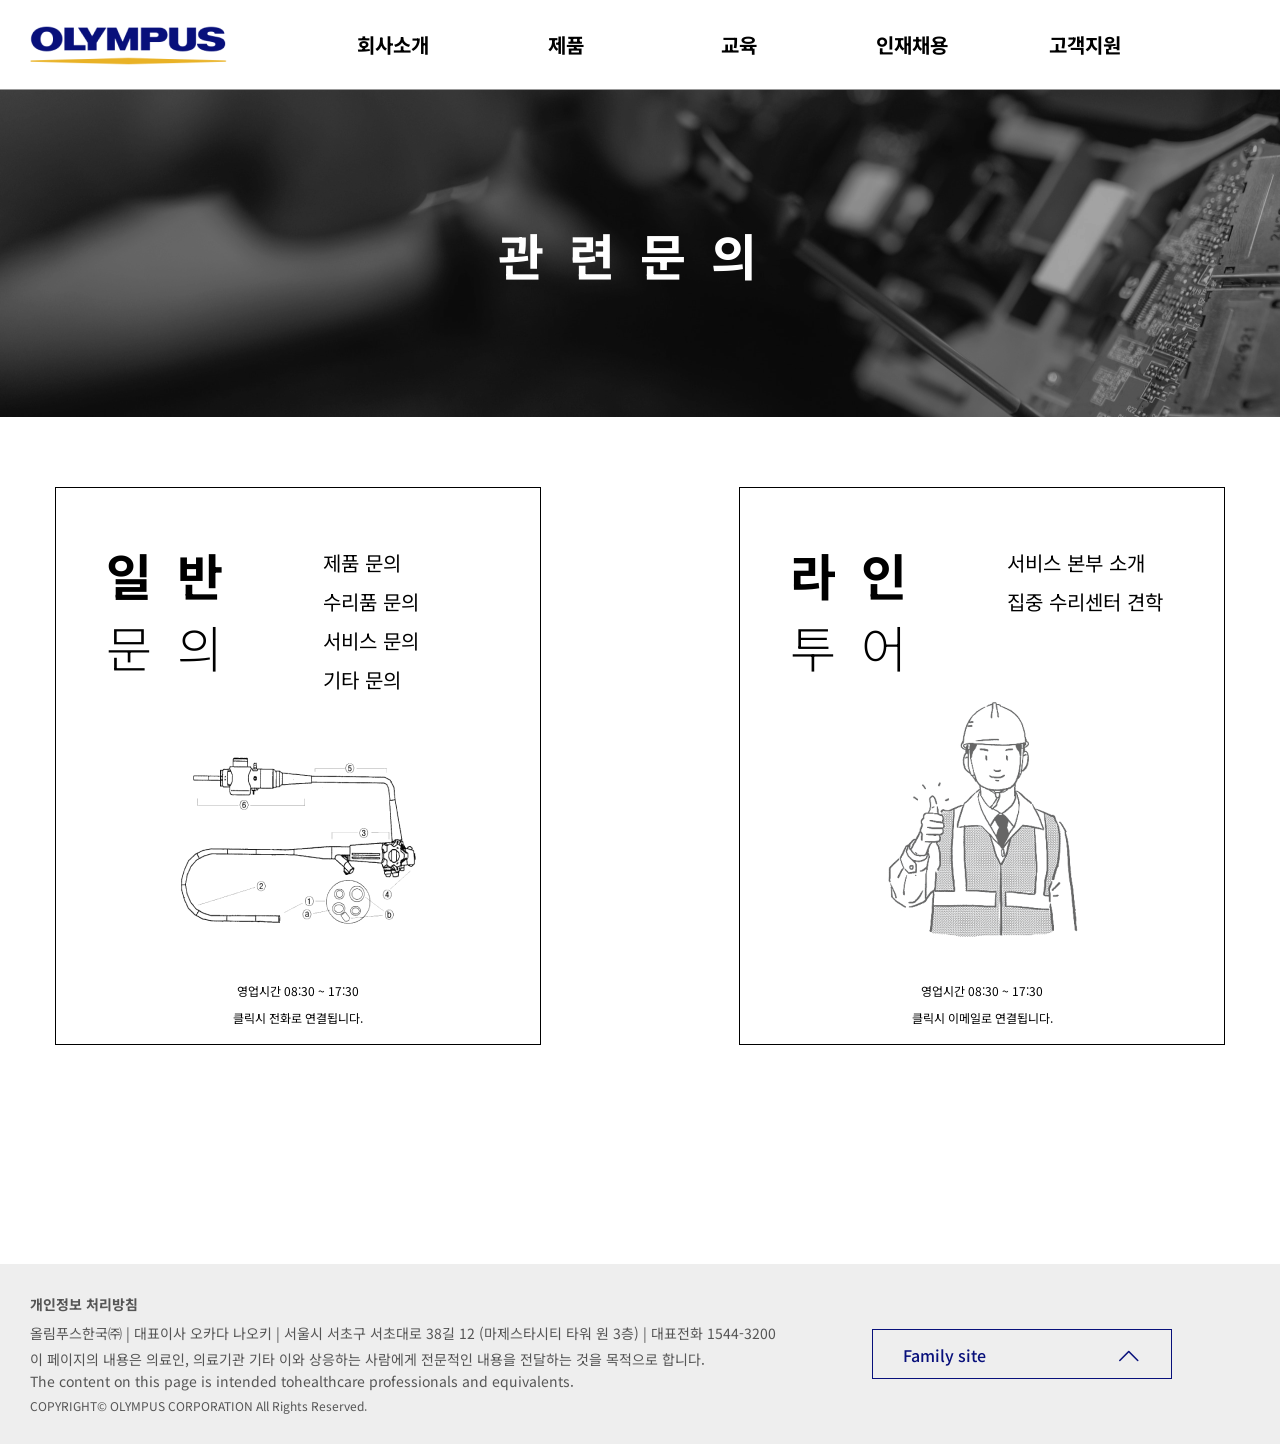
<file: pages/support.html>
<!DOCTYPE html>
<html lang="ko">

<head>
    <meta charset="UTF-8">
    <meta http-equiv="X-UA-Compatible" content="IE=edge">
    <meta name="viewport" content="width=device-width, initial-scale=1.0">
    <title>관련문의</title>
    <!-- 웹폰트 -->
    <link
        href="https://fonts.googleapis.com/css2?family=Josefin+Sans:wght@500&family=Noto+Sans+KR:wght@400;500;700&display=swap"
        rel="stylesheet">
    <!-- Bootstrap 아이콘 -->
    <link rel="stylesheet" href="https://cdn.jsdelivr.net/npm/bootstrap-icons@1.9.1/font/bootstrap-icons.css">
    <!-- style.css(공통) -->
    <link rel="stylesheet" href="../css/reset.css">
    <!-- mobile.css: 767px까지(모바일) -->
    <link rel="stylesheet" href="../css/mobile.css" media="screen and (max-width: 767px)">
    <!-- pc.css: 768px부터(큰화면) - Breakpoint(중단점)-->
    <link rel="stylesheet" href="../css/pc.css" media="screen and (min-width: 768px)">
    <!-- 제이쿼리 -->
    <script src="https://ajax.googleapis.com/ajax/libs/jquery/3.6.0/jquery.min.js"></script>
    <!-- 자바스크립트 -->
    <script src="../js/main.js"></script>
</head>

<body>
    <header id="main-header">
        <div class="container">
            <h1>
                <a href="/index.html">
                    <img src="../images/support/logo.png" alt="올림푸스 한국">
                </a>
            </h1>
            <nav id="gnb">
                <ul class="depth1">
                    <button id="close-btn">
                        <i class="bi bi-x-lg"></i>
                    </button>
                    <li>
                        <p>CATEGORY</p>
                    </li>
                    <li>
                        <div class="title-menu">
                            <a href="#">회사소개</a><i class="bi bi-chevron-down"></i>
                        </div>
                        <ul class="depth2">
                            <li><a href="../pages/intro.html">올림푸스 한국</a></li>
                            <li><a href="#">오시는 길</a></li>
                        </ul>
                    </li>

                    <li>
                        <div class="title-menu">
                            <a href="#">제품</a><i class="bi bi-chevron-down"></i>
                        </div>
                        <ul class="depth2">
                            <li><a href="#">모든 제품</a></li>
                            <li><a href="../pages/product.html">소화기</a></li>
                            <li><a href="#">일반외과</a></li>
                            <li><a href="#">비뇨기과</a></li>
                            <li><a href="#">산부인과</a></li>
                            <li><a href="#">호흡기</a></li>
                            <li><a href="#">이비인후과</a></li>
                            <li><a href="#">마취과</a></li>
                            <li><a href="#">세척 및 살균</a></li>
                        </ul>
                    </li>

                    <li>
                        <div class="title-menu">
                            <a href="#">교육</a><i class="bi bi-chevron-down"></i>
                        </div>
                        <ul class="depth2">
                            <li><a href="https://www.endoatlas.net/ea/AtW01/106.aspx">EndoAtlas</a></li>
                            <li><a href="https://www.olympusprofed.com/">글로벌 교육</a></li>
                        </ul>
                    </li>
                    <li>
                        <div class="title-menu">
                            <a href="#">인재채용</a><i class="bi bi-chevron-down"></i>
                        </div>
                        <ul class="depth2">
                            <li><a href="../pages/post.html">인사제도</a></li>
                            <li><a href="#">인재육성</a></li>
                            <li><a href="#">채용공고</a></li>
                        </ul>
                    </li>
                    <li>
                        <div class="title-menu">
                            <a href="#">고객지원</a><i class="bi bi-chevron-down"></i>
                        </div>
                        <ul class="depth2">
                            <li><a href="../pages/support.html">관련문의</a></li>
                            <li><a href="#">견적 및 AS문의</a></li>
                            <li><a href="#">브로셔 다운로드</a></li>
                        </ul>
                    </li>
                </ul>
            </nav>
            <button id="toggle-btn">
                <i class="bi bi-list"></i>
            </button>
        </div>
    </header>

    
    <div class="j-container">
        <div class="j-title">
            <p>관련문의</p>
        </div>
        <div class="j-support">
            <div class="j-questions">
                <a href="tel:1544-3200" class="j-hover">
                    <div class="m-j-text">
                        <div class="j-text">
                            <h1><span>일반</span>문의</h1>
                            <div class="j-list">
                                <p>제품 문의</p>
                                <p>수리품 문의</p>
                                <p>서비스 문의</p>
                                <p>기타 문의</p>
                            </div>
                        </div>
                        <img src="/images/support/questions.png" alt="일반문의">
                        <img src="/images/support/questions-hover.png" alt="일반문의호버" class="j-hover-img">
                    </div>
                    <div class="j-contact">
                        <p class="j-time">영업시간 08:30 ~ 17:30</p>
                        <p class="j-call">클릭시 전화로 연결됩니다.</p>
                    </div>
                </a>
            </div>


            <div class="j-tour">
                <a href="#" class="j-hover">
                    <div class="m-j-text">
                        <div class="j-text">
                            <h1><span>라인</span>투어</h1>
                            <div class="j-list">
                                <p>서비스 본부 소개</p>
                                <p>집중 수리센터 견학</p>
                            </div>
                        </div>
                        <img src="/images/support/tour.png" alt="라인투어">
                        <img src="/images/support/tour-hover.png" alt="라인투어호버" class="j-hover-img">
                    </div>
                    <div class="j-contact">
                        <p class="j-time">영업시간 08:30 ~ 17:30</p>
                        <p class="j-mail">클릭시 이메일로 연결됩니다.</p>
                    </div>
                </a>
            </div>
        </div>
    </div>


    <footer class="container">
        <div class="footer-info">
            <p>개인정보 처리방침</p>
            <p>올림푸스한국㈜ | 대표이사 오카다 나오키 | <br>서울시 서초구 서초대로 38길 12 (마제스타시티 타워 원 3층) | <br>대표전화 1544-3200</p>
            <p>이 페이지의 내용은 의료인, 의료기관 기타 이와 상응하는 <br>사람에게 전문적인 내용을 전달하는 것을 목적으로 합니다.</p>
            <p>The content on this page is intended to<br>healthcare professionals and equivalents.</p>
            <p class="copy">COPYRIGHT© OLYMPUS CORPORATION All Rights Reserved.</p>
        </div>
        <div class="family-site">
            <div class="family-site-">
                <p>Family site</p>
                <button id="family-site-btn">
                    <i class="bi bi-chevron-up"></i>
                </button>
            </div>
            <div class="family-site-nav">
                <ul>
                    <li><a href="https://www.olympus-global.com/" target='_blank'>올림푸스 글로벌</a></li>
                    <li><a href="https://www.olympus.co.kr/" target='_blank'>올림푸스 한국</a></li>
                    <li><a href="https://olympusmedical.co.kr/" target='_blank'>올림푸스 의료사업</a></li>
                    <li><a href="https://www.olympus-scope.co.kr/" target='_blank'>올림푸스 사이언스 솔루션</a></li>
                </ul>
            </div>
        </div>
    </footer>
</body>

</html>
</file>
<file: css/mobile.css>
/* 모바일 */

@import url('https://fonts.googleapis.com/css2?family=Josefin+Sans:wght@500&family=Noto+Sans+KR:wght@300;400;500;700&display=swap');
@import url(./reset.css);
@import url(./m-index.css);
@import url(./m-post.css);
@import url(./m-support.css);
@import url(./m-intro.css);
@import url(./m-product.css);



/* header */
#toggle-btn {
    display: block;
    border-style: none;
    font-size: 30px;
    background: transparent;
    cursor: pointer;
}

.container {
    width: 100%;
    padding-left: 20px;
    padding-right: 20px;
}

#main-header .container {
    display: flex;
    align-items: center;
    justify-content: space-between;
    border-bottom: 1px solid #999;
    position: relative;
    width: 100%;
    height: var(--mobile-header-height);
    background: #fff;
}

#main-header h1 img {
    display: block;
    width: 108px;
}

#gnb {
    position: absolute;
    left: 0;
    top: 0;
    background: #fff;
    width: 100%;
    height: 1544;
    z-index: 999;
    display: none;
}

#gnb.on {
    display: block;
}

#close-btn {
    display: flex;
    align-items: center;
    justify-content: right;
    padding-right: 20px;
    border-style: none;
    font-size: 25px;
    background: transparent;
    cursor: pointer;
    width: 100%;
    height: var(--mobile-header-height);
}

#gnb .depth1 {
    font-weight: 700;
    font-size: 18px;
}

#gnb .depth1 .title-menu {
    display: flex;
    justify-content: space-between;
    padding: 20px;
}

#gnb .depth1 li>:nth-child(1) {
    padding: 20px;
}

#gnb p {
    font-weight: 700;
    font-size: 20px;
    padding: 20px;
    text-decoration: 3px solid var(--main-color2) underline;
}


/* depth2 */
.depth2 {
    display: none;
}

.depth2 li {
    background: var(--sub-color2);
    margin: 0px 20px;
    padding: 20px 0;
}

.depth2 li:last-child {
    margin-bottom: 20px;
}

.depth2 a {
    font-weight: 400 !important; 
    font-size: 16px;
    line-height: 23px;
}

#gnb .depth1 li:nth-child(4) .depth2 {
    /* outline: 1px solid green; */
    margin: 0 20px 20px;
    background: var(--sub-color2);
}

#gnb .depth1 li:nth-child(4) .depth2 li {
    display: inline-block;
    margin: 0;
}

#gnb .depth1 li:nth-child(4) .depth2 li:first-child {
    display: block;
}

#gnb .depth1 li:nth-child(4) .depth2 li:nth-child(even) {
    width: 170px;
}

#gnb .title-menu .bi {
    outline: 1px solid red;
}

.category {
    background: var(--sub-color2);
}

.category li {
    padding: 20px;
    font-weight: 400;
    font-size: 16px;
    line-height: 23px;
}

.depth2:nth-child(2).on {
    display: block;
}














/* footer */
footer {
    background: var(--sub-color2);
    display: flex;
    flex-direction: column;
    text-align: center;
    align-items: center;
    width: 100%;
    height: 306px;
    padding-left: 30px;
    margin-top: 40px;
    border-top: 1px solid #999999;
    position: relative;
}

.footer-info {
    display: flex;
    flex-direction: column;
    padding-top: 30px;
    padding-bottom: 30px;
    position: relative;
}

.footer-info p {
    color: #555;
    font-weight: 400;
    font-size: 12px;
    line-height: 14px;
    padding-bottom: 15px;
} 

.footer-info p:first-child {
    font-weight: 700;
    line-height: 17px;
}

.footer-info p:nth-child(3) {
    padding-bottom: 5px;
}

.footer-info p:nth-child(3) , .footer-info p:nth-child(4) {
    line-height: 17px;
}

.footer-info .copy {
    font-size: 10px;
    padding-top: 55px;
    padding-bottom: 0;
}

.family-site {
    position: absolute;
    top: 207px;
    /* outline: 1px solid red; */
}

.family-site- {
    display: flex;
    justify-content: space-between;
    width: 270px;
    height: 40px;
    border: 1px solid var(--main-color1);
    padding: 10px 20px;
}

.family-site- p {
    font-size: 14px;
    font-weight: 500;
    color: var(--main-color1);
}

#family-site-btn {
    border: none;
    background: transparent;
    /* outline: 1px solid red; */
}

#family-site-btn .bi {
    font-size: 20px;
    color: var(--main-color1);
}

.family-site-nav > ul {
    display: none;
}

.family-site-nav > ul.on {
    position: absolute;
    bottom: 40px;
    width: 270px;
    height: 160px;
    display: block;
}

.family-site-nav a {
    display: block;
    color: var(--sub-color1);
    background: var(--main-color1);
    font-size: 14px;
    font-weight: 500;
    padding: 10px 20px;
    text-align: left;
}
</file>
<file: css/pc.css>
/* pc */

@import url('https://fonts.googleapis.com/css2?family=Josefin+Sans:wght@500&family=Noto+Sans+KR:wght@300;400;500;700&display=swap');
@import url(./reset.css);
@import url(./pc-index.css);
@import url(./pc-intro.css);
@import url(./pc-post.css);
@import url(./pc-support.css);
@import url(./pc-product.css);



/* header */
header {
    background: #fff;
    padding: 0 30px;
}

#main-header {
    width: 100%;
    position: fixed;
    z-index: 999;
    border-bottom: 1px solid #999;
}

#main-header .container {
    width: 100%;
    display: flex;
    position: relative;
}

#main-header .container h1 {
    width: 197px;
}

#main-header .container h1>a {
    width: 100%;
    /* background: #ccc; */
    display: flex;
    justify-content: center;
    align-items: center;
    margin-top: 25px;
}

/* gnb  */
#gnb {
    position: relative;
    /* background: pink; */
    margin: 0 auto;
}

#gnb .depth1 {
    display: flex;
    text-align: center;
    justify-content: space-between;
}

#gnb .depth1>li {
    padding: 30px 0;
    /* outline: 1px solid red; */
}

#gnb p {
    display: none;
}

#gnb .depth1>li>.title-menu {
    width: 173px;
    font-weight: 700;
    font-size: 20px;
}

#gnb .depth1>li>.title-menu>a {
    width: 30px;
}

#gnb .depth1>li>.title-menu:hover>a {
    color: var(--main-color1);
}

#gnb .bi {
    display: none;
}

/* depth2 */
#gnb .depth2 {
    padding-top: 30px;
    display: none;
}

#gnb .depth2.on {
    display: block;
}

#gnb .depth2>li {
    padding: 5px 0;
}

#gnb .depth2>li>a {
    font-weight: 350;
    font-size: 16px;
}

#gnb .depth2>li:hover>a {
    font-weight: 500;
    color: var(--main-color1);
}

/* btn */
#close-btn {
    position: absolute;
    right: -32px;
    top: 0;
    display: none;
    font-size: 32px;
    background: transparent;
    border-style: none;
}

#toggle-btn {
    position: absolute;
    right: 30px;
    top: 30px;
    font-size: 32px;
    background: transparent;
    border-style: none;
    display: none;
}



/* footer */
footer {
    background: var(--sub-color2);
    display: flex;
    align-items: center;
    justify-content: space-between;
    /* height: 180px; */
    padding-left: 30px;
    margin-top: 150px;
}

.footer-info {
    display: flex;
    flex-direction: column;
    padding-top: 30px;
    padding-bottom: 30px;
}

.footer-info p {
    color: #555;
    font-size: 14px;
    font-weight: 400;
}

.footer-info p:first-child {
    font-weight: 700;
    padding-bottom: 9px;
}

.footer-info p {
    padding-bottom: 6px;
}

@media screen and (min-width: 768px) {
    .footer-info p br {
        display: none;
    }
}

.footer-info p:nth-child(3) {
    padding-bottom: 2px;
}

.footer-info .copy {
    font-size: 12px;
    padding-bottom: 0;
}

.family-site {
    position: relative;
    margin-right: 108px;
    /* outline: 1px solid red; */
}

@media screen and (max-width: 1190px) {
    .family-site {
        margin-right: 30px;
    }
}

.family-site- {
    display: flex;
    justify-content: space-between;
    width: 300px;
    height: 50px;
    border: 1px solid var(--main-color1);
    padding: 13px 30px;
}

.family-site- p {
    font-size: 16px;
    font-weight: 500;
    color: var(--main-color1);
}

#family-site-btn {
    border: none;
    background: transparent;
    /* outline: 1px solid red; */
}

#family-site-btn .bi {
    font-size: 24px;
    color: var(--main-color1);
}

.family-site-nav>ul {
    /* outline: 1px solid red; */
    position: absolute;
    bottom: 50px;
    width: 300px;
    height: 197px;
    display: none;
}

.family-site-nav>ul.on {
    position: absolute;
    bottom: 50px;
    width: 300px;
    height: 197px;
    display: block;
}

.family-site-nav a {
    display: block;
    color: var(--sub-color1);
    background: var(--main-color1);
    font-size: 16px;
    font-weight: 500;
    padding: 13px 30px;
}
</file>
